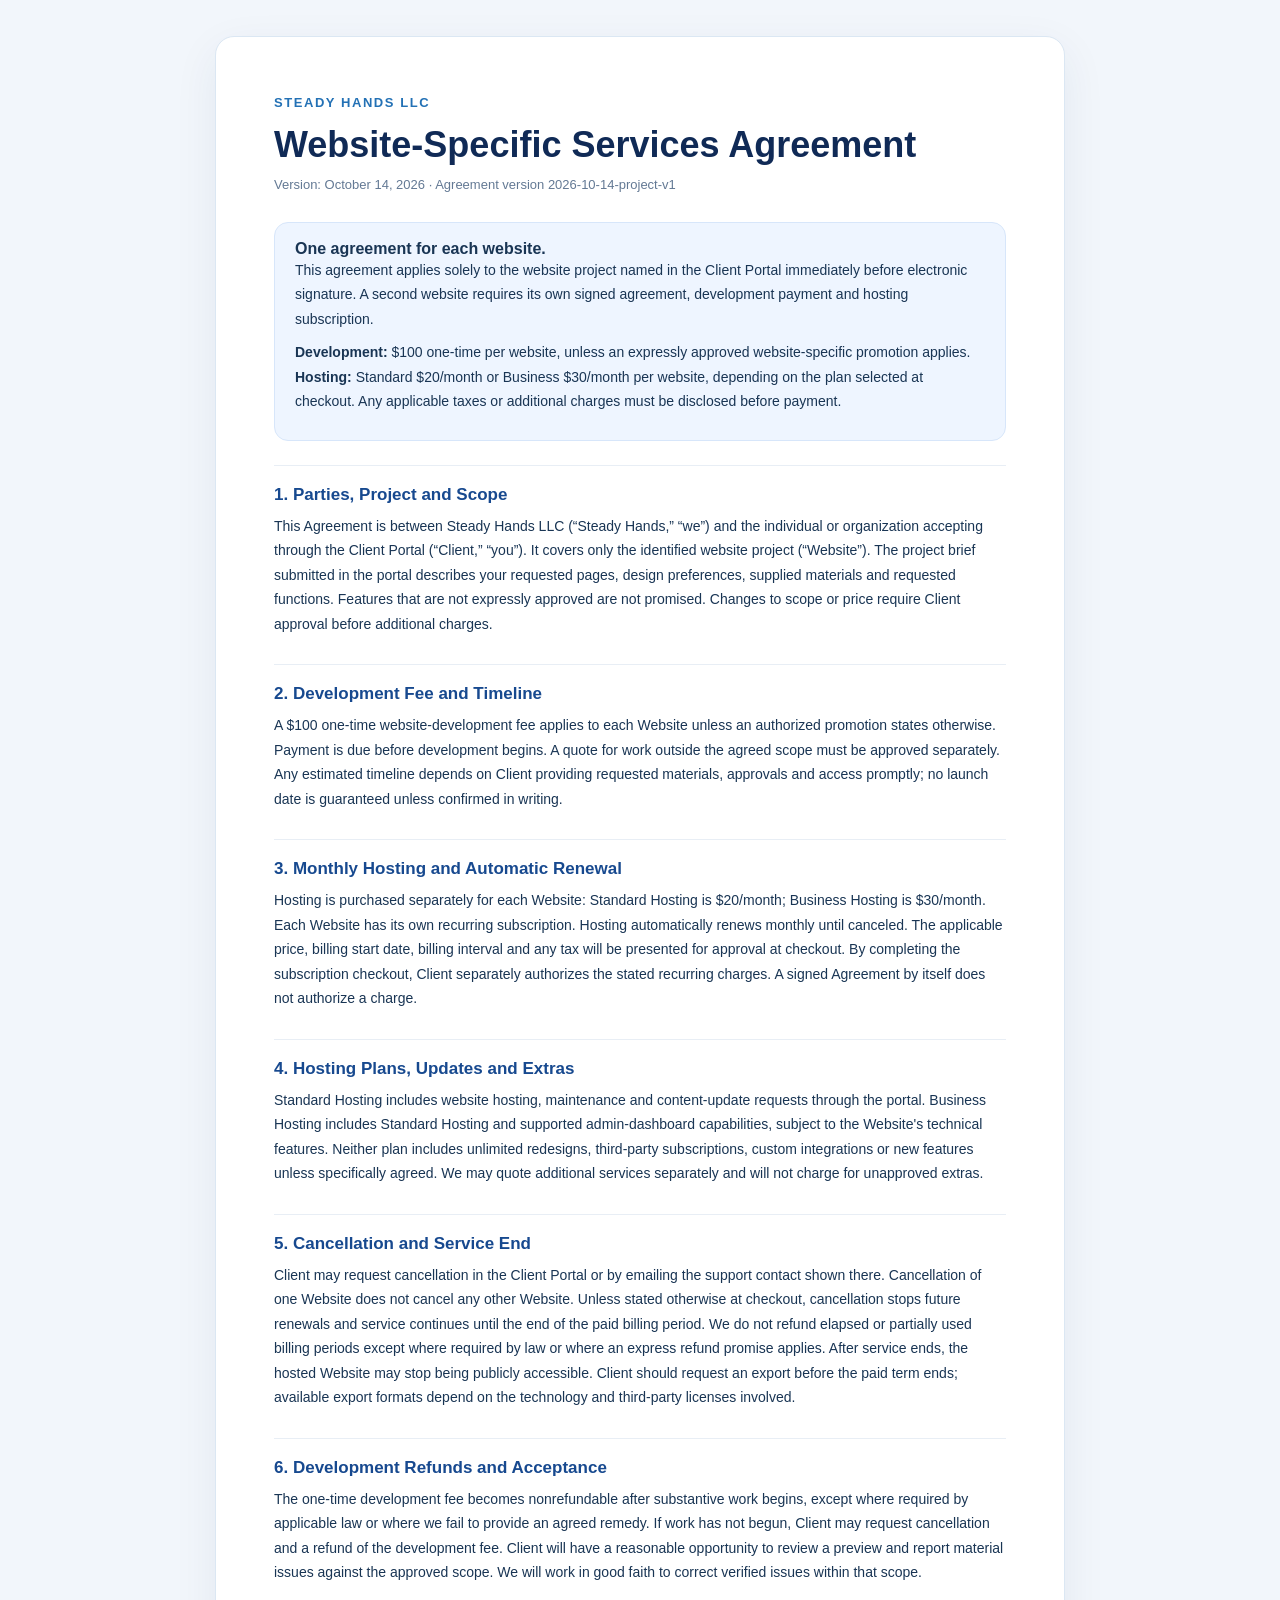
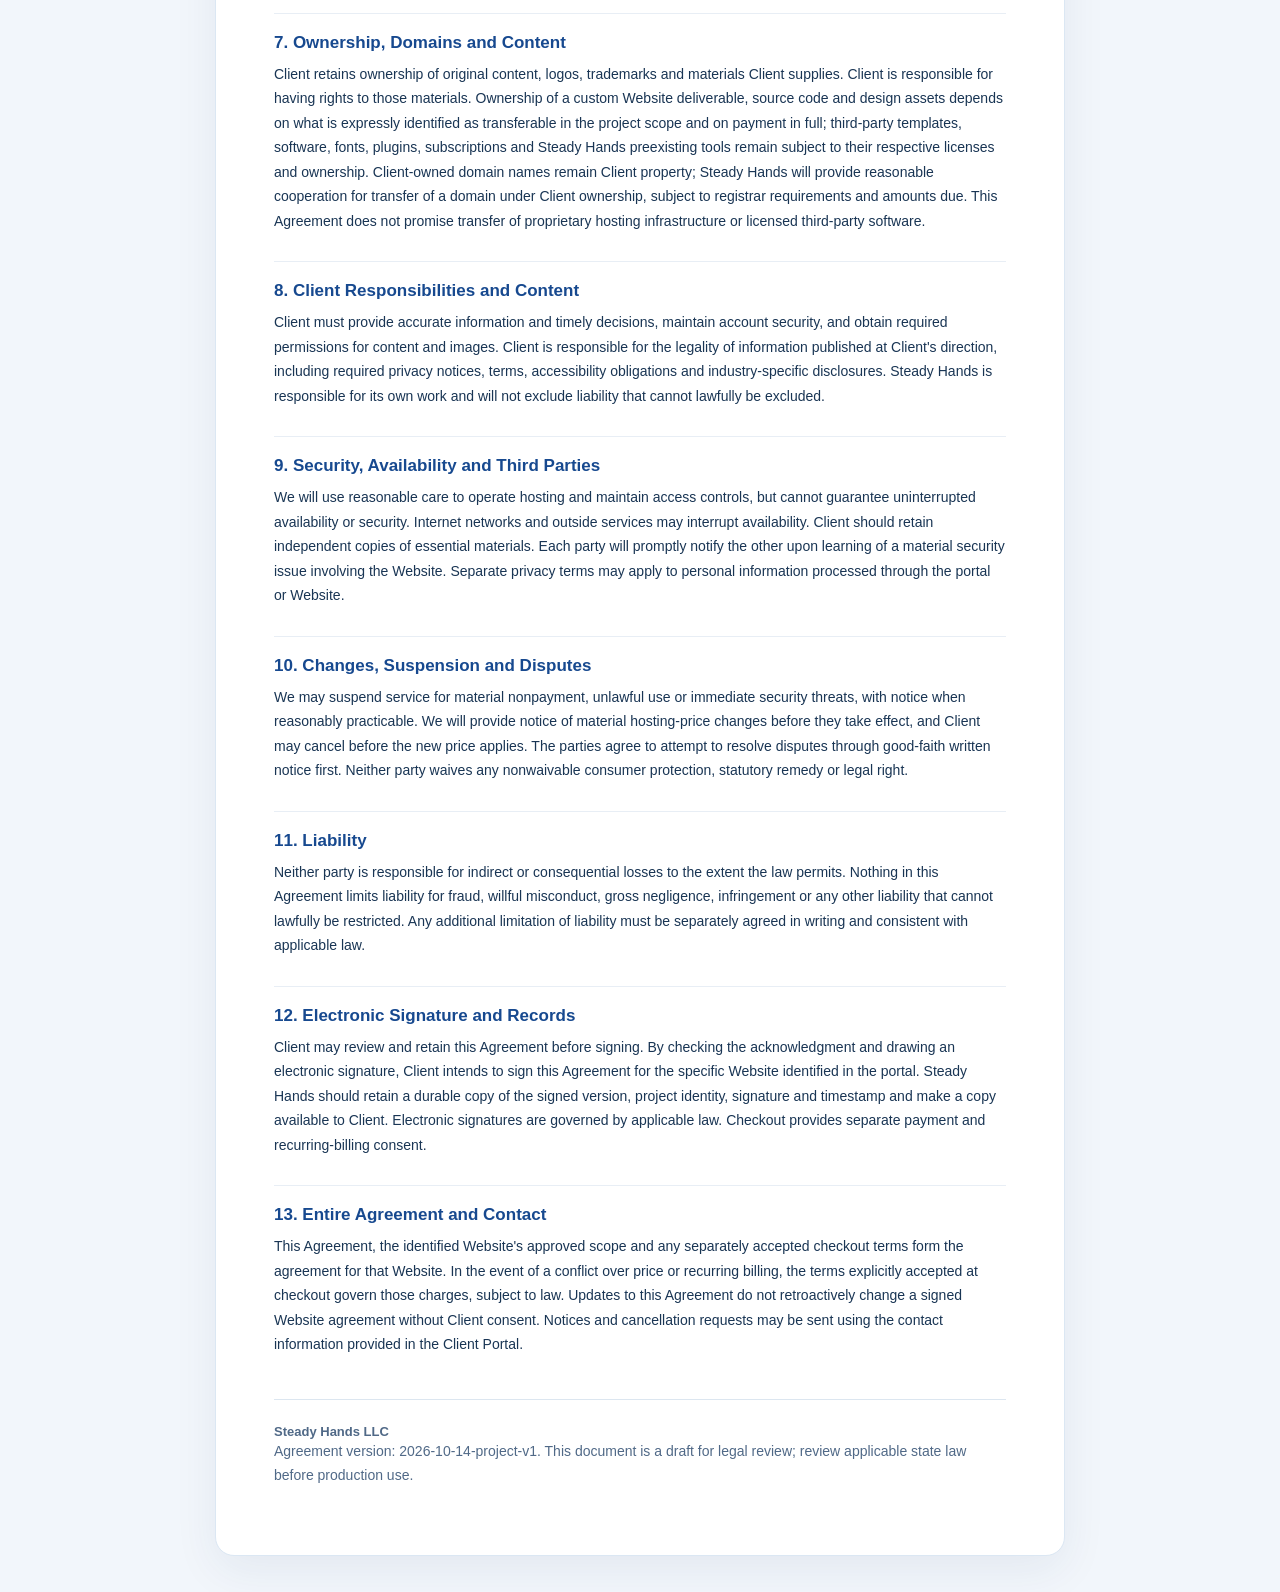
<file: terms-and-conditions.html>
<!doctype html><html lang="en"><head><meta charset="utf-8"><meta name="viewport" content="width=device-width,initial-scale=1"><title>Website-Specific Services Agreement | Steady Hands LLC</title><style>
:root{font-family:Inter,-apple-system,BlinkMacSystemFont,"Segoe UI",sans-serif;color:#193554;background:#f2f6fb}*{box-sizing:border-box}body{margin:0;padding:clamp(14px,3vw,36px)}main{max-width:850px;margin:auto;background:#fff;padding:clamp(24px,5vw,58px);border-radius:19px;border:1px solid #dbe7f3;box-shadow:0 14px 45px #17396512}.brand{font-size:13px;font-weight:900;letter-spacing:.12em;color:#2371b5;text-transform:uppercase}h1{font-size:clamp(26px,4vw,36px);margin:14px 0 8px;color:#102a56}.effective{color:#637994;font-size:13px;margin-bottom:25px}section{padding:19px 0;border-top:1px solid #e8eef5}h2{font-size:17px;color:#17498f;margin:0 0 9px}p,li{font-size:14px;line-height:1.75}p{margin:0 0 9px}ul{margin:6px 0;padding-left:23px}.summary{background:#eef5ff;border:1px solid #d7e6fa;border-radius:14px;padding:17px 20px;margin-bottom:24px}.footer{border-top:1px solid #dce6f0;margin-top:14px;padding-top:24px;color:#506987;font-size:13px}@media print{body{background:white;padding:0}main{box-shadow:none;border:0}}</style></head><body><main>
<div class="brand">Steady Hands LLC</div><h1>Website-Specific Services Agreement</h1><p class="effective">Version: October 14, 2026 · Agreement version 2026-10-14-project-v1</p>
<div class="summary"><strong>One agreement for each website.</strong><p>This agreement applies solely to the website project named in the Client Portal immediately before electronic signature. A second website requires its own signed agreement, development payment and hosting subscription.</p><p><strong>Development:</strong> $100 one-time per website, unless an expressly approved website-specific promotion applies.<br><strong>Hosting:</strong> Standard $20/month or Business $30/month per website, depending on the plan selected at checkout. Any applicable taxes or additional charges must be disclosed before payment.</p></div>
<section><h2>1. Parties, Project and Scope</h2><p>This Agreement is between Steady Hands LLC (“Steady Hands,” “we”) and the individual or organization accepting through the Client Portal (“Client,” “you”). It covers only the identified website project (“Website”). The project brief submitted in the portal describes your requested pages, design preferences, supplied materials and requested functions. Features that are not expressly approved are not promised. Changes to scope or price require Client approval before additional charges.</p></section>
<section><h2>2. Development Fee and Timeline</h2><p>A $100 one-time website-development fee applies to each Website unless an authorized promotion states otherwise. Payment is due before development begins. A quote for work outside the agreed scope must be approved separately. Any estimated timeline depends on Client providing requested materials, approvals and access promptly; no launch date is guaranteed unless confirmed in writing.</p></section>
<section><h2>3. Monthly Hosting and Automatic Renewal</h2><p>Hosting is purchased separately for each Website: Standard Hosting is $20/month; Business Hosting is $30/month. Each Website has its own recurring subscription. Hosting automatically renews monthly until canceled. The applicable price, billing start date, billing interval and any tax will be presented for approval at checkout. By completing the subscription checkout, Client separately authorizes the stated recurring charges. A signed Agreement by itself does not authorize a charge.</p></section>
<section><h2>4. Hosting Plans, Updates and Extras</h2><p>Standard Hosting includes website hosting, maintenance and content-update requests through the portal. Business Hosting includes Standard Hosting and supported admin-dashboard capabilities, subject to the Website's technical features. Neither plan includes unlimited redesigns, third-party subscriptions, custom integrations or new features unless specifically agreed. We may quote additional services separately and will not charge for unapproved extras.</p></section>
<section><h2>5. Cancellation and Service End</h2><p>Client may request cancellation in the Client Portal or by emailing the support contact shown there. Cancellation of one Website does not cancel any other Website. Unless stated otherwise at checkout, cancellation stops future renewals and service continues until the end of the paid billing period. We do not refund elapsed or partially used billing periods except where required by law or where an express refund promise applies. After service ends, the hosted Website may stop being publicly accessible. Client should request an export before the paid term ends; available export formats depend on the technology and third-party licenses involved.</p></section>
<section><h2>6. Development Refunds and Acceptance</h2><p>The one-time development fee becomes nonrefundable after substantive work begins, except where required by applicable law or where we fail to provide an agreed remedy. If work has not begun, Client may request cancellation and a refund of the development fee. Client will have a reasonable opportunity to review a preview and report material issues against the approved scope. We will work in good faith to correct verified issues within that scope.</p></section>
<section><h2>7. Ownership, Domains and Content</h2><p>Client retains ownership of original content, logos, trademarks and materials Client supplies. Client is responsible for having rights to those materials. Ownership of a custom Website deliverable, source code and design assets depends on what is expressly identified as transferable in the project scope and on payment in full; third-party templates, software, fonts, plugins, subscriptions and Steady Hands preexisting tools remain subject to their respective licenses and ownership. Client-owned domain names remain Client property; Steady Hands will provide reasonable cooperation for transfer of a domain under Client ownership, subject to registrar requirements and amounts due. This Agreement does not promise transfer of proprietary hosting infrastructure or licensed third-party software.</p></section>
<section><h2>8. Client Responsibilities and Content</h2><p>Client must provide accurate information and timely decisions, maintain account security, and obtain required permissions for content and images. Client is responsible for the legality of information published at Client's direction, including required privacy notices, terms, accessibility obligations and industry-specific disclosures. Steady Hands is responsible for its own work and will not exclude liability that cannot lawfully be excluded.</p></section>
<section><h2>9. Security, Availability and Third Parties</h2><p>We will use reasonable care to operate hosting and maintain access controls, but cannot guarantee uninterrupted availability or security. Internet networks and outside services may interrupt availability. Client should retain independent copies of essential materials. Each party will promptly notify the other upon learning of a material security issue involving the Website. Separate privacy terms may apply to personal information processed through the portal or Website.</p></section>
<section><h2>10. Changes, Suspension and Disputes</h2><p>We may suspend service for material nonpayment, unlawful use or immediate security threats, with notice when reasonably practicable. We will provide notice of material hosting-price changes before they take effect, and Client may cancel before the new price applies. The parties agree to attempt to resolve disputes through good-faith written notice first. Neither party waives any nonwaivable consumer protection, statutory remedy or legal right.</p></section>
<section><h2>11. Liability</h2><p>Neither party is responsible for indirect or consequential losses to the extent the law permits. Nothing in this Agreement limits liability for fraud, willful misconduct, gross negligence, infringement or any other liability that cannot lawfully be restricted. Any additional limitation of liability must be separately agreed in writing and consistent with applicable law.</p></section>
<section><h2>12. Electronic Signature and Records</h2><p>Client may review and retain this Agreement before signing. By checking the acknowledgment and drawing an electronic signature, Client intends to sign this Agreement for the specific Website identified in the portal. Steady Hands should retain a durable copy of the signed version, project identity, signature and timestamp and make a copy available to Client. Electronic signatures are governed by applicable law. Checkout provides separate payment and recurring-billing consent.</p></section>
<section><h2>13. Entire Agreement and Contact</h2><p>This Agreement, the identified Website's approved scope and any separately accepted checkout terms form the agreement for that Website. In the event of a conflict over price or recurring billing, the terms explicitly accepted at checkout govern those charges, subject to law. Updates to this Agreement do not retroactively change a signed Website agreement without Client consent. Notices and cancellation requests may be sent using the contact information provided in the Client Portal.</p></section>
<div class="footer"><strong>Steady Hands LLC</strong><p>Agreement version: 2026-10-14-project-v1. This document is a draft for legal review; review applicable state law before production use.</p></div>
</main></body></html>
</file>
